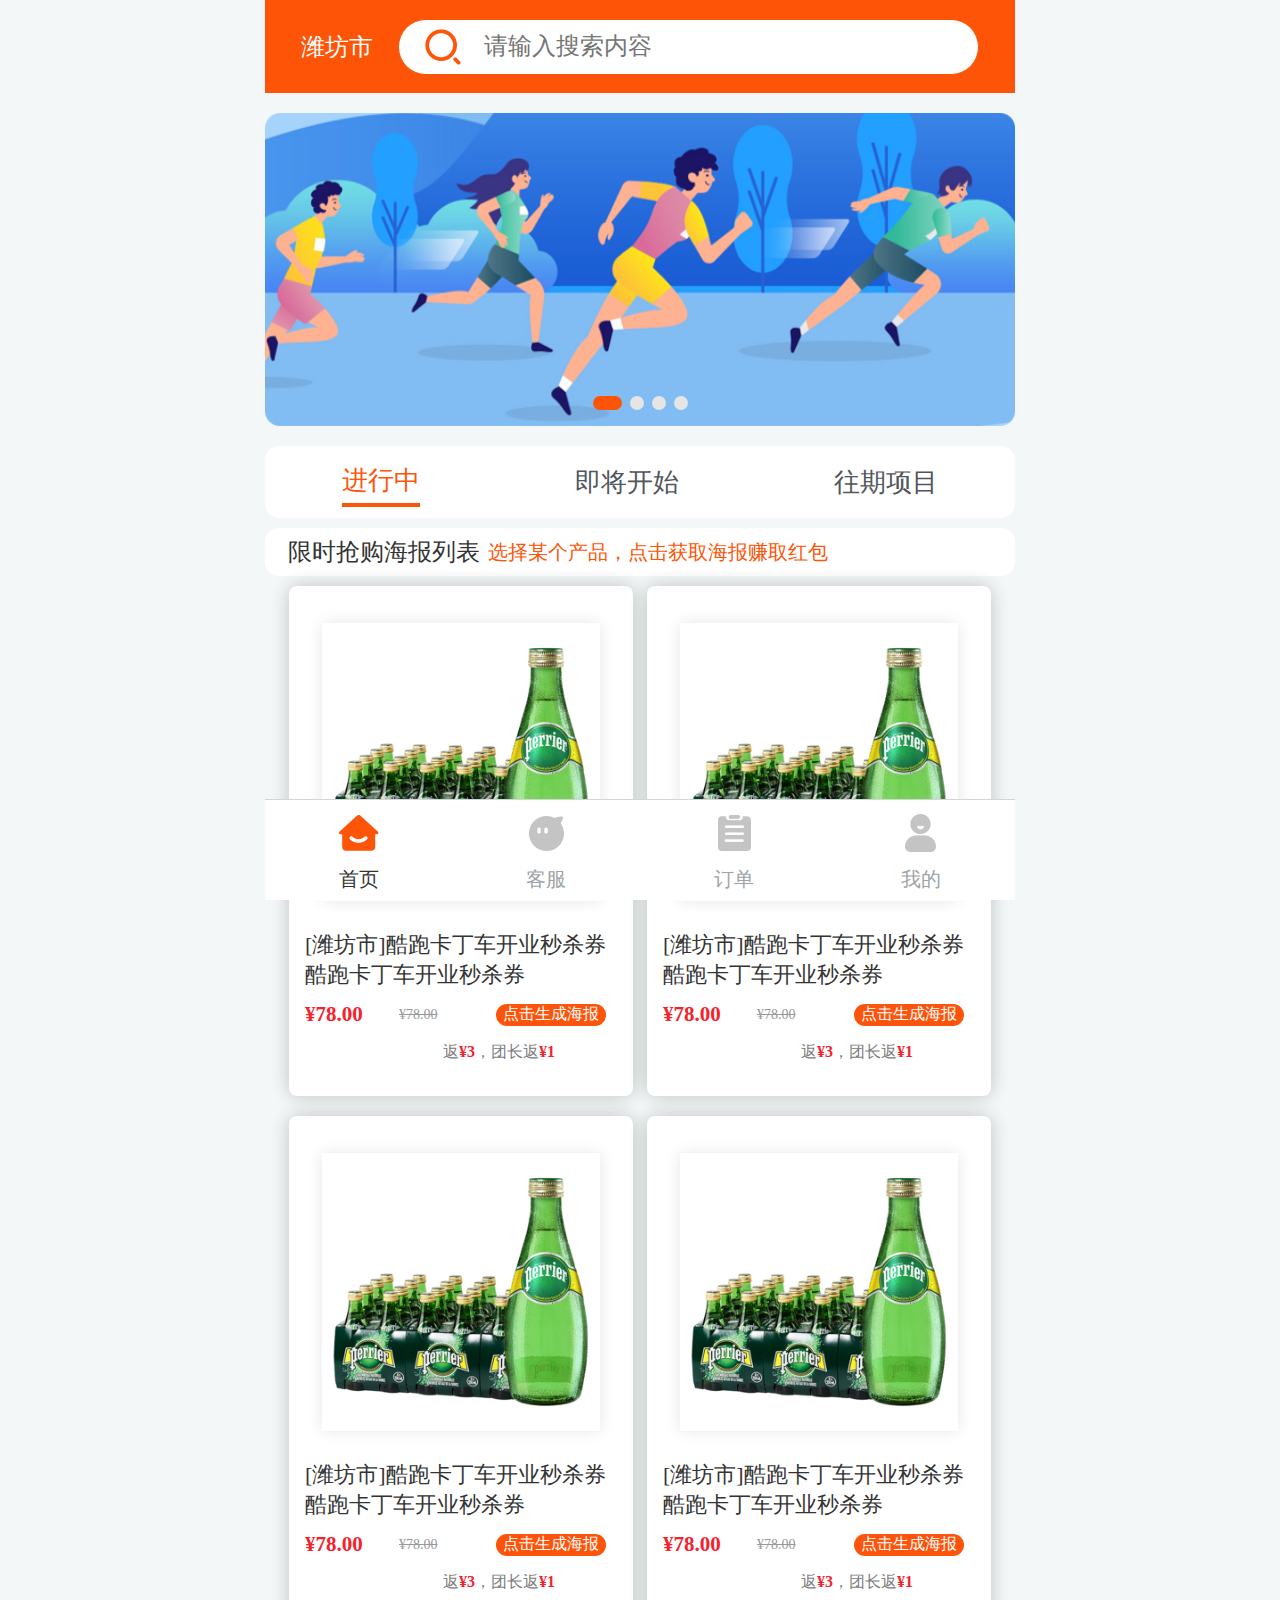
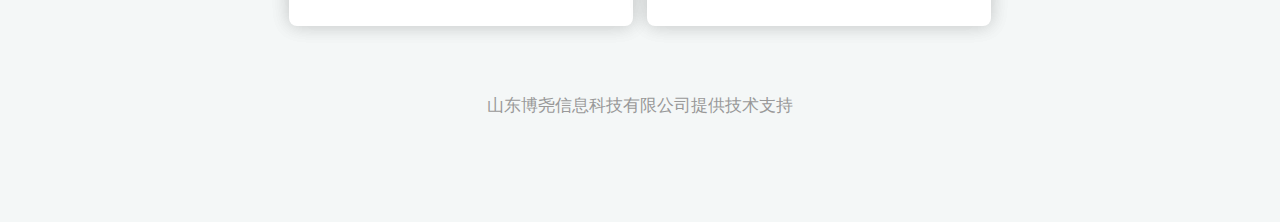
<file: index.html>
<!DOCTYPE html>
<html>
	<head>
		<meta charset="utf-8">
		<link rel="stylesheet" type="text/css" href="./css/animate.min.css" />
		<link rel="stylesheet" type="text/css" href="./css/swiper-bundle.min.css" />
		<link rel="stylesheet" type="text/css" href="./css/style.css" />
		<script src="./js/jquery.min.js"></script>
		<script src="./js/swiper-bundle.min.js"></script>
		<title>万券聚惠限时抢购平台</title>
		<meta name="viewport" content="width=750, user-scalable=no">
				<script type="text/javascript">
					(function() {
						document.addEventListener('DOMContentLoaded', function() {
							var html = document.documentElement;
							var windowWidth = html.clientWidth;
							html.style.fontSize = windowWidth / 7.5 + 'px';
						}, false);
					})();
				</script>
				<style>
				.cityName{
					color: #fff!important;
				}
				.react{
					color: #fff;
				}
				a{
					color: #fff;
				}
				body{
					position: relative;
				}
				.fanjian{
					text-align: end;
				}
				</style>
	</head>
	<body style="padding-bottom: 176px;">
		<!-- 顶部搜索栏 -->
		<div class="topseche">
			<!-- <div class="option">
				<select> 
				  <option value ="1">潍坊市</option> 
				  <option value ="2">济南市</option> 
				  <option value="3">青岛市</option> 
				  <option value="4">烟台市</option> 
				</select> 
			</div> -->
			<a class="cityName" href="#">潍坊市</a>
			<div class="seche">
				<img class="secheimg" src="./img/seach.png" >
				<input type="text" placeholder="请输入搜索内容">
			</div>
		</div>
		<!-- banner轮播 -->
		<div class="banner">
			<div class="swiper-container baswr">
			    <div class="swiper-wrapper">
			        <div class="swiper-slide">
								<img src="img/banner.png" >
							</div>
			        <div class="swiper-slide">
								<img src="img/banner.png" >
							</div>
			        <div class="swiper-slide">
								<img src="img/banner.png" >
							</div>
							<div class="swiper-slide">
								<img src="img/banner.png" >
							</div>
			    </div>
			    <div class="swiper-pagination"></div>
			</div>
		</div>
		<!-- 选项卡 -->
		<div class="listcard">
			<div class="card">进行中</div>
			<div class="card">即将开始</div>
			<div class="card">往期项目</div>
		</div>
		<!-- 列表提示 -->
		<div class="tips">
			限时抢购海报列表<span>选择某个产品，点击获取海报赚取红包</span>
		</div>
		<!-- 抢购列表 -->
		<div class="dataList" style="background-color: #F4F7F7;position: relative;z-index: 5;">
			<ul>
				<li>
					<div class="qgbox">
						<img src="img/shangpin.png" >
					</div>
					<div class="qgtitle">[潍坊市]酷跑卡丁车开业秒杀券
酷跑卡丁车开业秒杀券</div>
					<div class="price">
						<div class="xprice">¥78.00</div>
						<div class="jprice">¥78.00</div>
						<div class="haibao">点击生成海报</div>
					</div>
					<div class="time">
						<div class="shijian">2021.11.16 10:00</div>
						<div class="fanjian">返<span>¥3</span>，团长返<span>¥1</span></div>
					</div>
				</li>
				<li>
					<div class="qgbox">
						<img src="img/shangpin.png" >
					</div>
					<div class="qgtitle">[潍坊市]酷跑卡丁车开业秒杀券
酷跑卡丁车开业秒杀券</div>
					<div class="price">
						<div class="xprice">¥78.00</div>
						<div class="jprice">¥78.00</div>
						<div class="haibao">点击生成海报</div>
					</div>
					<div class="time">
						<div class="shijian">2021.11.16 10:00</div>
						<div class="fanjian">返<span>¥3</span>，团长返<span>¥1</span></div>
					</div>
				</li>
				<li>
					<div class="qgbox">
						<img src="img/shangpin.png" >
					</div>
					<div class="qgtitle">[潍坊市]酷跑卡丁车开业秒杀券
酷跑卡丁车开业秒杀券</div>
					<div class="price">
						<div class="xprice">¥78.00</div>
						<div class="jprice">¥78.00</div>
						<div class="haibao">点击生成海报</div>
					</div>
					<div class="time">
						<div class="shijian">2021.11.16 10:00</div>
						<div class="fanjian">返<span>¥3</span>，团长返<span>¥1</span></div>
					</div>
				</li>
				<li>
									<div class="qgbox">
										<img src="img/shangpin.png" >
									</div>
									<div class="qgtitle">[潍坊市]酷跑卡丁车开业秒杀券
				酷跑卡丁车开业秒杀券</div>
									<div class="price">
										<div class="xprice">¥78.00</div>
										<div class="jprice">¥78.00</div>
										<div class="haibao">点击生成海报</div>
									</div>
									<div class="time">
										<div class="shijian">2021.11.16 10:00</div>
										<div class="fanjian">返<span>¥3</span>，团长返<span>¥1</span></div>
									</div>
								</li>
			</ul>
		</div>
		<div class="waibox" style="position: absolute;bottom: 105px;left: 0;width: 100%;z-index: 0;">
			<a href="http://www.boyaokj.cn" target="_blank" style="color: #999!important; font-size: 17px;text-align: center;    display: flex;justify-content: center;">山东博尧信息科技有限公司提供技术支持</a>
		</div>
		
		
		<!-- 底部导航栏 -->
		<div class="fotbox">
		<div class="footer">
			<div class="fotcn">
				<img src="img/icon1-1.png" />
				<div class="fottit">首页</div>
			</div>
			<div class="fotcn">
				<img src="img/icon2.png" />
				<div class="fottit">客服</div>
			</div>
			<div class="fotcn">
				<img src="img/icon3.png" />
				<div class="fottit">订单</div>
			</div>
			<div class="fotcn">
				<img src="img/icon4.png" />
				<div class="fottit">我的</div>
			</div>
		</div>
		</div>
	</body>
	<script src="./js/main.js"></script>
</html>
</file>
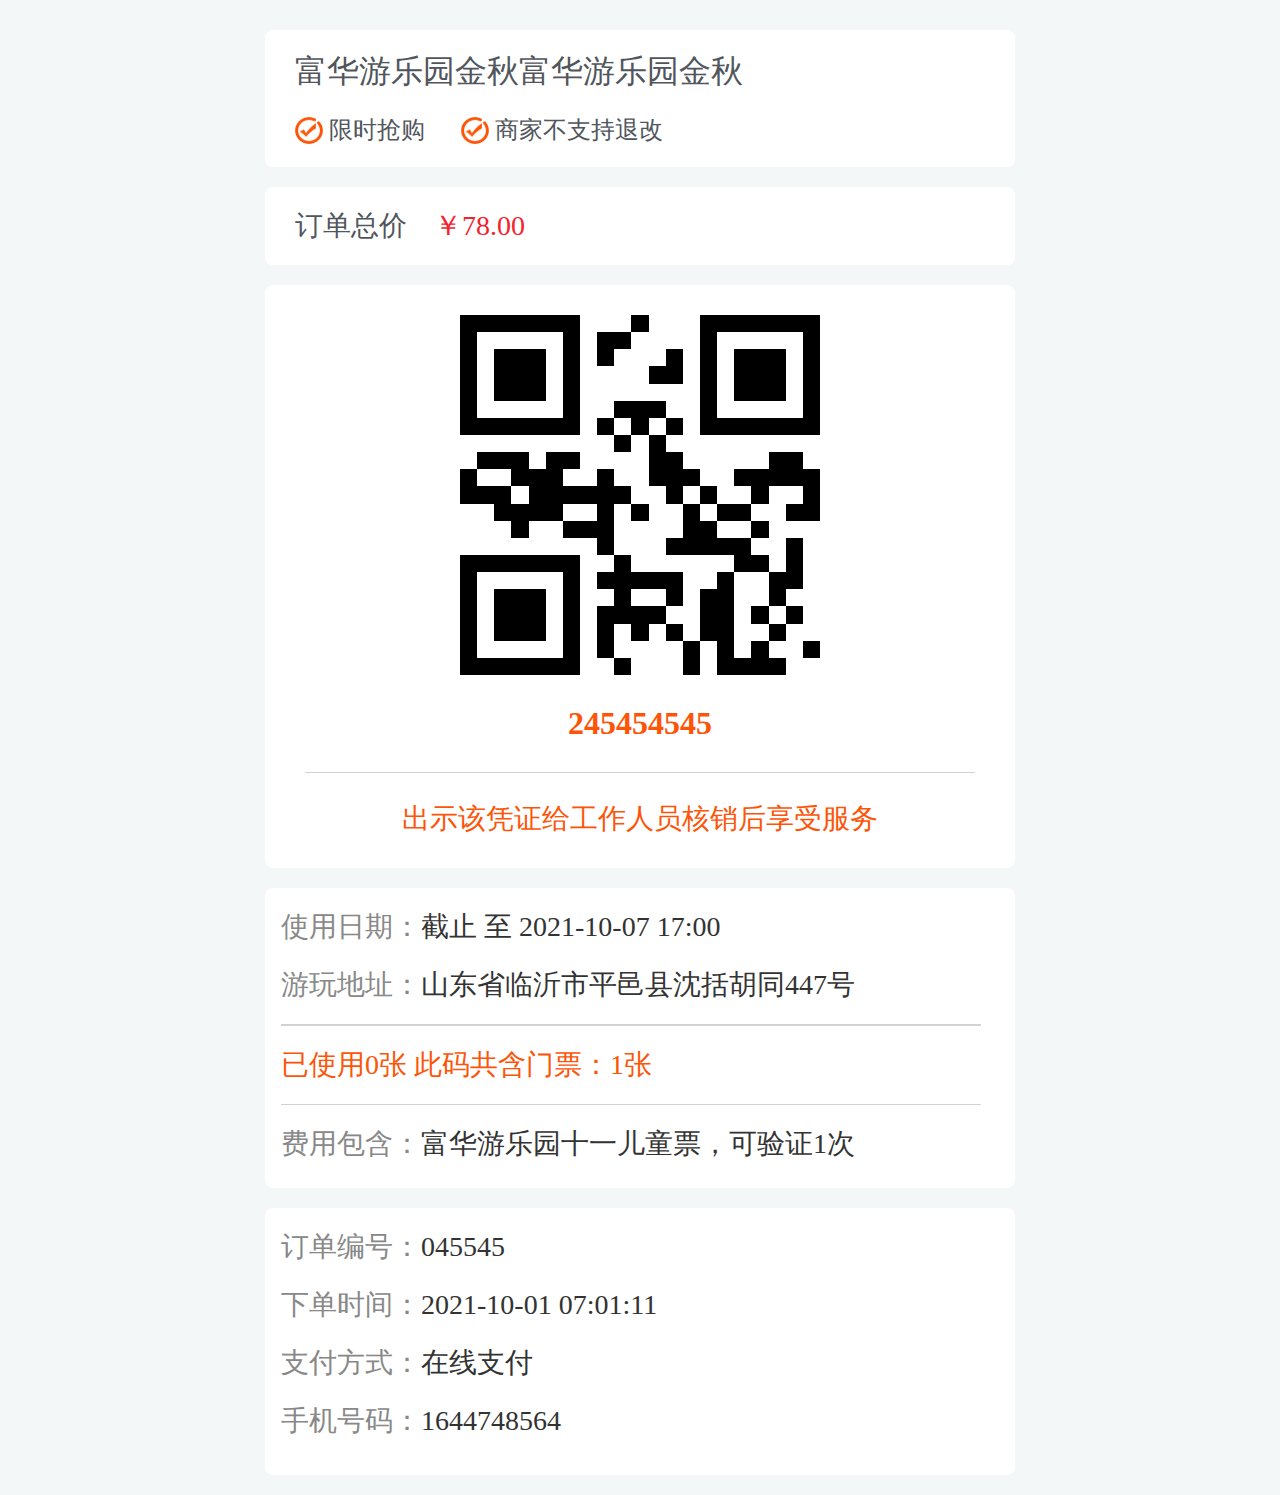
<file: det1.html>
<!DOCTYPE html>
<html>
	<head>
		<meta charset="utf-8">
		<link rel="stylesheet" type="text/css" href="./css/animate.min.css" />
		<link rel="stylesheet" type="text/css" href="./css/swiper-bundle.min.css" />
		<link rel="stylesheet" type="text/css" href="./css/style.css" />
		<script src="./js/jquery.min.js"></script>
		<script src="./js/swiper-bundle.min.js"></script>
		<title>万券聚惠限时抢购平台</title>
		<meta name="viewport" content="width=750, user-scalable=no">
				<script type="text/javascript">
					(function() {
						document.addEventListener('DOMContentLoaded', function() {
							var html = document.documentElement;
							var windowWidth = html.clientWidth;
							html.style.fontSize = windowWidth / 7.5 + 'px';
						}, false);
					})();
				</script>
				<style>
				.det1mk3{
					height: unset;
				}
				.hui{
					width: 700px;
				}
				</style>
	</head>
	<body>
		<div class="det1mk1">
			<div class="det1mk1top">富华游乐园金秋富华游乐园金秋</div>
			<div class="det1mk1bot">
				<div class="det1mk1fen">
					<img src="img/yes.png" />
					<div>限时抢购</div>
				</div>
				<div class="det1mk1fen">
					<img src="img/yes.png" />
					<div>商家不支持退改</div>
				</div>
			</div>
		</div>
		<div class="det1mk2">
			订单总价<span>￥78.00</span>
		</div>
		<div class="ewmbox">
			<div id="qrcode"></div>
			<div class="numbercode">245454545</div>
			<div class="hui2"></div>
			<div class="codedet">出示该凭证给工作人员核销后享受服务</div>
		</div>
		<div class="det1mk3">
			<div class="jiezhi">
				使用日期：<span>截止 至 2021-10-07 17:00</span>
			</div>
			<div class="jiezhi">
				游玩地址：<span>山东省临沂市平邑县沈括胡同447号</span>
			</div>
			<div class="hui"></div>
			<!-- <div class="pingzheng">
				<div class="pzleft">
					<div class="pztit">入园凭证(<span>截图保存以防收不到短信</span>)</div>
					<div class="haoma">245454545</div>
				</div>
				<div class="pzright">
					<div id="qrcode"></div>
				</div>
			</div> -->
			<div class="hui"></div>
			<div class="shengu">
				已使用0张 此码共含门票：1张
			</div>
			<div class="hui"></div>
			<div class="jiezhi feiy">
				费用包含：<span>富华游乐园十一儿童票，可验证1次</span>
			</div>
		</div>
		<div class="det1mk4">
			<div class="jiezhi">
				订单编号：<span>045545</span>
			</div>
			<div class="jiezhi">
				下单时间：<span>2021-10-01 07:01:11</span>
			</div>
			<div class="jiezhi">
				支付方式：<span>在线支付</span>
			</div>
			<div class="jiezhi">
				手机号码：<span>1644748564</span>
			</div>
		</div>
	</body>
	<script src="./js/main.js"></script>
	<script src="js/jquery.qrcode.min.js"></script>
</html>
</file>
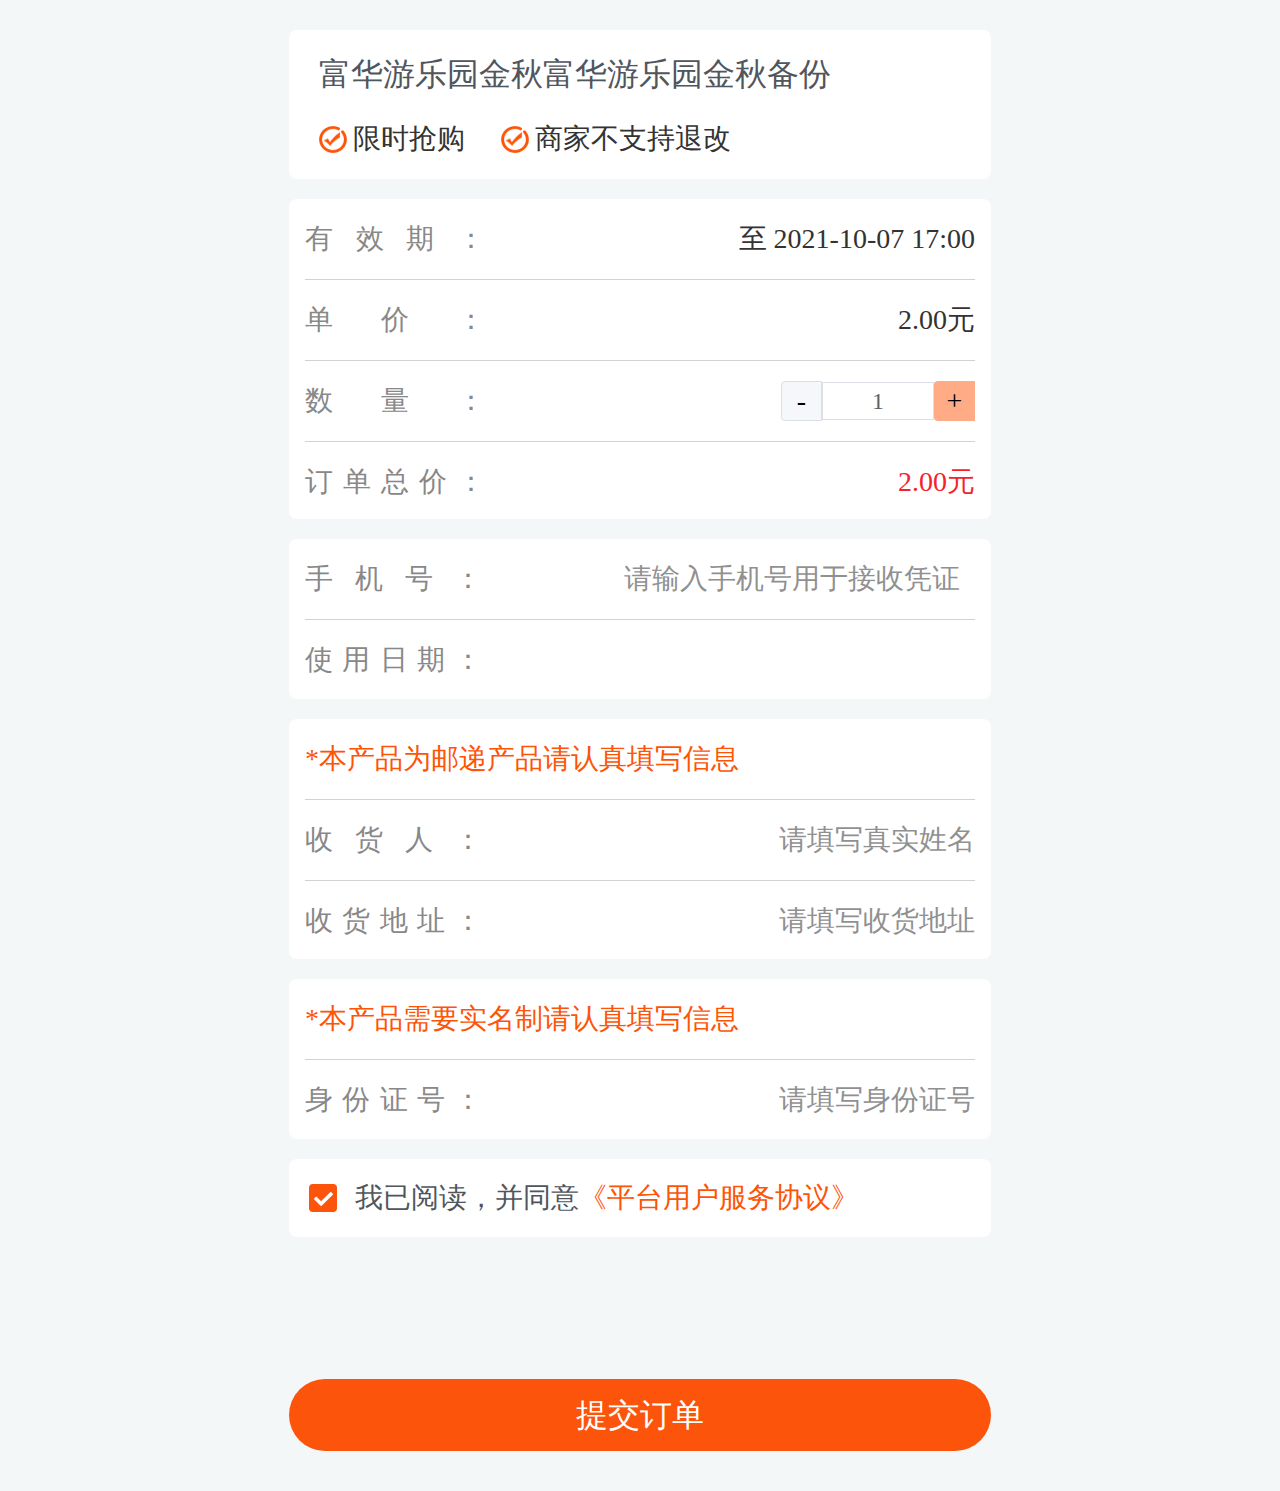
<file: det3.html>
<!DOCTYPE html>
<html>
	<head>
		<meta charset="utf-8">
		<link rel="stylesheet" type="text/css" href="./css/animate.min.css" />
		<link rel="stylesheet" type="text/css" href="./css/swiper-bundle.min.css" />
		<link rel="stylesheet" type="text/css" href="./css/style.css" />
		<link rel="stylesheet" type="text/css" href="./css/xiangxi.css" />
		<script src="./js/jquery.min.js"></script>
		<script src="./js/swiper-bundle.min.js"></script>
		<link rel="stylesheet" href="./css/jquery-ui.css">
		<script src="./js/jquery-ui.js"></script>
		<title>提交订单</title>
		<meta name="viewport" content="width=750, user-scalable=no">
				<script type="text/javascript">
					(function() {
						document.addEventListener('DOMContentLoaded', function() {
							var html = document.documentElement;
							var windowWidth = html.clientWidth;
							html.style.fontSize = windowWidth / 7.5 + 'px';
						}, false);
					})();
					$( function() {
						$.datepicker.regional["zh-CN"] = { closeText: "关闭", prevText: "&#x3c;上月", nextText: "下月&#x3e;", currentText: "今天", monthNames: ["一月", "二月", "三月", "四月", "五月", "六月", "七月", "八月", "九月", "十月", "十一月", "十二月"], monthNamesShort: ["一", "二", "三", "四", "五", "六", "七", "八", "九", "十", "十一", "十二"], dayNames: ["星期日", "星期一", "星期二", "星期三", "星期四", "星期五", "星期六"], dayNamesShort: ["周日", "周一", "周二", "周三", "周四", "周五", "周六"], dayNamesMin: ["日", "一", "二", "三", "四", "五", "六"], weekHeader: "周", dateFormat: "yy-mm-dd", firstDay: 1, isRTL: !1, showMonthAfterYear: !0, yearSuffix: "年" }
							$.datepicker.setDefaults($.datepicker.regional["zh-CN"]);
							var datePicker = $("#ctl00_BodyMain_txtDate").datepicker({
									showOtherMonths: true,
									selectOtherMonths: true
							});
							let date = new Date
					    $( "#datepicker" ).datepicker({
								 minDate: new Date(date.getFullYear(),date.getMonth(),date.getDate()+1)
							});
					  } );
				</script>
				<style>
				body{
					background: #F4F7F7;
				}
				</style>
	</head>
	<body>
		<div class="showbox">
			<div class="titmk1">
				<div class="mk1tit">富华游乐园金秋富华游乐园金秋备份</div>
				<div class="mk1fex">
					<div class="mk1left">
						<img src="img/yes.png" />
						<div>限时抢购</div>
					</div>
					<div class="mk1left">
						<img src="img/yes.png" />
						<div>商家不支持退改</div>
					</div>
				</div>
			</div>
			<div class="ddmk2">
				<ul>
					<li>
						<div class="ddmk2left">有效期：</div>
						<div class="ddmk2right">至 2021-10-07 17:00</div>
					</li>
					<li>
						<div class="ddmk2left">单价：</div>
						<div class="ddmk2right">2.00元</div>
					</li>
					<li>
						<div class="ddmk2left">数量：</div>
						<div class="ddmk2shuliang">
							<button id="red">-</button>
							<div id="num">1</div>
							<button id="add">+</button>
						</div>
					</li>
					<li>
						<div class="ddmk2left">订单总价：</div>
						<div class="ddmk2right reddmk2right">2.00元</div>
					</li>
				</ul>
			</div>
			<div class="ddmk2 ddmk3">
				<ul>
					<li>
						<div class="ddmk2left">手机号：</div>
						<input type="number" maxlength="11" placeholder="请输入手机号用于接收凭证" />
					</li>
					<li>
						<div class="ddmk2left">使用日期：</div>
						<!-- <input type="date" value="请选择时间" min="2015-09-16" max="2025-09-26"/> -->
						<input type="text" id="datepicker">
					</li>
				</ul>
			</div>
			<div class="ddmk2 ddmk3 ddmk4">
				<ul>
					<li>
						<div class="ddmk2tit">*本产品为邮递产品请认真填写信息</div>
					</li>
					<li>
						<div class="ddmk2left">收货人：</div>
						<input type="text" placeholder="请填写真实姓名" />
					</li>
					<li>
						<div class="ddmk2left">收货地址：</div>
						<input type="text" placeholder="请填写收货地址" />
					</li>
				</ul>
			</div>
			<div class="ddmk2 ddmk3 ddmk5">
				<ul>
					<li>
						<div class="ddmk2tit">*本产品需要实名制请认真填写信息</div>
					</li>
					<li>
						<div class="ddmk2left">身份证号：</div>
						<input type="text" maxlength="18" placeholder="请填写身份证号" />
					</li>
				</ul>
			</div>
			<div class="ddxieyi">
				<img class="show" src="img/showimg1.png" >
				<img class="show1" src="img/showimg1_1.png" >
				<div>我已阅读，并同意<a href="#">《平台用户服务协议》</a></div>
			</div>
			<a class="ddbtn">提交订单</a>
		</div>
	</body>
	<script src="./js/main.js"></script>
</html>
</file>
<file: css/style.css>
*{
	padding: 0;
	margin: 0;
	border: none;
	text-decoration: none;
	list-style: none;
	font-family: SimHei;
}
img{
	display: block;
	width: 100%;
}
a{cursor: pointer;color: #fff!important;}
body{
	max-width: 750px;
	margin: 0 auto;
	font-size:24px;
	background: #F4F7F7;
	}
/* 首页 */
.topseche{
	width: 750px;
	height: 93px;
	background: #FD5407;
	display: flex;
	align-items: center;
	justify-content: space-around;
	padding: 0 24px 0 24px;
	box-sizing: border-box;
}
.option select{
	height: 40px;
	width: 120px;
	background: #FD5407;
	font-size: 28px;
	font-family: PingFangSC-Regular, PingFang SC;
	font-weight: 400;
	color: #FFFFFF;
	 appearance: none;
	-moz-appearance: none;
	-webkit-appearance: none;
	background: url(../img/tabimg.png) 86px
center no-repeat;
	background-size: 30px;
	border: 0;
	outline: none;
}
.seche{
	position: relative;
}
.secheimg{
	position: absolute;
	width: 36px;
	height: 36px;
	top: 10px;
	left: 27px;
}
.seche input{
	width: 581px;
	height: 56px;
	background: #FFFFFF;
	border-radius: 33px;
	border: 1px
solid #FC5505;
	padding: 0 20px 0 85px;
	box-sizing: border-box;
	font-size: 24px;
	font-family: PingFangSC-Regular, PingFang SC;
	font-weight: 400;
	color: #333;
}
.swiper-pagination-bullet{
	width: 14px;
	height: 14px;
	background: #E5E5E5;
	opacity: 1!important;
}
.swiper-pagination-bullet-active{
	width: 29px;
	height: 14px;
	background: #FD5407;
	border-radius: 7px;
}
.banner{
	width: 750px;
	margin: auto;
	padding-top: 20px;
	margin-bottom: 20px;
}
.listcard{
	width: 750px;
	height: 72px;
	background: #FFFFFF;
	border-radius: 14px;
	margin: auto;
	margin-bottom: 10px;
	display: flex;
	align-items: center;
	justify-content: space-around;
}
.card{
	height: 46px;
	/* width: 105px; */
	display: flex;
	align-items: center;
	justify-content: center;
	font-size: 26px;
	font-family: PingFangSC-Regular, PingFang SC;
	font-weight: 400;
	color: #51565D;
}
.card:nth-child(1){
	color: #FD550C;
	border-bottom: 4px solid #FC5507;
}
.banner img{
	width: 100%;
}
.tips{
	width: 750px;
	height: 48px;
	background: #FFFFFF;
	border-radius: 14px;
	margin: auto;
	display: flex;
	align-items: center;
	padding-left: 23px;
	font-size: 24px;
	font-family: PingFangSC-Regular, PingFang SC;
	font-weight: 400;
	color: #333333;
	box-sizing: border-box;
	margin-bottom: 10px;
}
.tips span{
	font-size: 20px;
	font-family: PingFangSC-Regular, PingFang SC;
	font-weight: 400;
	color: #FC5505;
	margin-left: 8px;
}
.dataList ul{
	display: flex;
	flex-wrap: wrap;
	justify-content: space-between;
}
.dataList ul li{
	width: 344px;
	height: 510px;
	background: #FFFFFF;
	box-shadow: 0px 0px 19px 0px rgba(0, 0, 0, 0.11), 0px 0px 19px 0px rgba(0, 0, 0, 0.11);
	border-radius: 8px;
	padding: 0 16px 0 16px;
	box-sizing: border-box;
	margin-bottom: 20px;
}
.qgbox img{
	width: 312px;
	height: 312px;
	margin: auto;
	display: block;
	margin-bottom: 12px;
	padding-top: 20px;
}
.qgtitle{
	width: 304px;
	font-size: 22px;
	font-family: PingFangSC-Regular, PingFang SC;
	font-weight: 400;
	color: #333333;
	line-height: 30px;
	margin-bottom: 12px;
}
.price{
	display: flex;
	align-items: center;
	margin-bottom: 15px;
}
.xprice{
	font-size: 21px;
	font-family: PingFangSC-Medium, PingFang SC;
	font-weight: 700;
	color: #F5222D;
	width: 94px;
}
.jprice{
	font-size: 14px;
	font-family: PingFangSC-Regular, PingFang SC;
	font-weight: 400;
	color: #999999;
	text-decoration:line-through;
	width: 62px;
}
/* .jprice::after{
	border-bottom: 2px solid #FD540B;
	transform: rotate(45deg);
} */
.haibao{
	width: 110px;
	height: 22px;
	background: #FD540B;
	border-radius: 11px;
	font-size: 16px;
	font-family: PingFangSC-Regular, PingFang SC;
	font-weight: 400;
	color: #FFFFFF;
	display: flex;
	align-items: center;
	justify-content: center;
	text-align: center;
	margin-left: 35px;
}
.dataList{
	width: 702px;
	margin: auto;
}
.shijian{
	font-size: 16px;
	font-family: PingFangSC-Regular, PingFang SC;
	font-weight: 400;
	color: #7C7C7C;
	width: 200px;
	overflow: hidden;
	white-space: nowrap;
	text-overflow: ellipsis;
	text-align: end;
	display: none;
}
.fanjian{
	font-size: 16px;
	font-family: PingFangSC-Regular, PingFang SC;
	font-weight: 400;
	color: #7C7C7C;
	width: 250px;
	overflow: hidden;
	white-space: nowrap;
	text-overflow: ellipsis;
	text-align: start;
}
.fanjian span{
	color: #F5222D;
	font-weight: bold;
}
.time{
	display: flex;
	align-items: center;
	justify-content: space-between;
}
.fotbox{
	position: fixed;
	bottom: 0;
	left: 0;
	width: 100%;
	z-index: 10;
}
.footer{
	width: 750px;
	height: 100px;
	background: #FFFFFF;
	border-top: 1px solid #D5D5D5;
	display: flex;
	justify-content: space-around;
	margin: auto;
}
.fotcn img{
	width: 66px;
	height: 66px;
}
.fottit{
	font-size: 20px;
	font-family: PingFangSC-Medium, PingFang SC;
	font-weight: 500;
	color: #9EA3A7;
	text-align: center;
}
.fotcn:nth-child(1) .fottit{
	color: #333;
}

/* 详情页面1 */
.det1mk1{
	width: 750px;
	height: 137px;
	background: #FFFFFF;
	border-radius: 8px;
	margin: auto;
	padding: 20px 30px;
	box-sizing: border-box;
	margin-top: 30px;
}
.det1mk1top{
	font-size: 32px;
	font-family: PingFangSC-Medium, PingFang SC;
	font-weight: 500;
	color: #51565D;
	margin-bottom: 20px;
}
.det1mk1fen{
	display: flex;
	align-items: center;
	margin-right: 36px;
}
.det1mk1fen img{
	width: 28px;
	height: 28px;
	margin-right: 6px;
}
.det1mk1fen div{
	font-size: 24px;
	font-family: PingFangSC-Regular, PingFang SC;
	font-weight: 400;
	color: #51565D;
}
.det1mk1bot{
	display: flex;
	align-items: center;
}
.det1mk2{
	width: 750px;
	height: 78px;
	background: #FFFFFF;
	border-radius: 8px;
	margin: 20px auto;
	font-size: 28px;
	font-family: PingFangSC-Medium, PingFang SC;
	font-weight: 500;
	color: #51565D;
	display: flex;
	align-items: center;
	padding-left: 30px;
	box-sizing: border-box;
}
.det1mk2 span{
	color: #F5222D;
	margin-left: 27px;
}
.det1mk3{
	width: 750px;
	height: 500px;
	background: #FFFFFF;
	border-radius: 8px;
	margin: auto;
	margin-bottom: 20px;
	padding: 20px 16px 25px 16px;
	box-sizing: border-box;
}
.jiezhi{
	font-size: 28px;
	font-family: PingFangSC-Regular, PingFang SC;
	font-weight: 400;
	color: #888888;
	display: flex;
	align-items: center;
	margin-bottom: 20px;
}
.feiy{
	font-size: 28px;
	font-family: PingFangSC-Regular, PingFang SC;
	font-weight: 400;
	color: #888888;
	display: flex;
	align-items: center;
	padding-top: 20px;
	margin-bottom: 0;
}
.jiezhi span{
	color: #333;
}
.hui{
	width: 670px;
	height: 1px;
	background-color: #D2D2D2;
}
.pingzheng{
	padding: 10px 0;
	box-sizing: border-box;
	display: flex;
	align-items: center;
	justify-content: space-between;
}
.pztit{
	margin-bottom: 20px;
	font-size: 26px;
	font-family: PingFangSC-Regular, PingFang SC;
	font-weight: 400;
	color: #333333;
}
.pztit span{
	color: #FD5407;
}
.haoma{
	font-size: 70px;
	font-family: DINCondensed-Bold, DINCondensed;
	font-weight: bold;
	color: #333333;
	letter-spacing: 1px;
}
.pzright img{
	width: 172px;
	height: 172px;
}
.shengu{
	font-size: 28px;
	font-family: PingFangSC-Regular, PingFang SC;
	font-weight: 400;
	color: #FD5407;
	padding: 20px 0;
	box-sizing: border-box;
}
.det1mk4{
	width: 750px;
	height: 267px;
	background: #FFFFFF;
	border-radius: 8px;
	margin: 20px auto;
	padding: 20px 16px 7px 16px;
	box-sizing: border-box;
}

/* 详情页2 */
.det2mk1{
	width: 750px;
	background: #FFFFFF;
	border-radius: 8px;
	padding: 20px 16px 0 16px;
	box-sizing: border-box;
	margin: auto;
	margin-top: 30px;
	margin-bottom: 20px;
}
.banner2{
	width: 670px;
	border-radius: 8px;
	margin: auto;
}
.banner2 img{
	width: 100%;
	border-radius: 8px;
}
.det2tit{
	display: flex;
	align-items: center;
	justify-content: space-between;
	padding: 20px 20px 10px 20px;
	box-sizing: border-box;
}
.det2left{
	font-size: 36px;
	font-family: PingFangSC-Regular, PingFang SC;
	font-weight: 700;
	color: #51565D;
}
.det2right{
	display: flex;
	align-items: center;
}
.det2right img{
	width: 19px;
	height: 22px;
	margin-right: 6px;
}
.det2right div{
	font-size: 28px;
	font-family: PingFangSC-Regular, PingFang SC;
	font-weight: 400;
	color: #5D6168;
	white-space: nowrap;
}
.det2right span{
	color: #F5222D;
}
.det2price{
	display: flex;
	align-items: center;
	justify-content: space-between;
	/* padding-bottom: 12px; */
	padding: 0 20px 12px 20px;
}
.det2picleft{
	display: flex;
	align-items: flex-end!important;
	font-size: 38px;
	font-family: PingFangSC-Medium, PingFang SC;
	font-weight: 500;
	color: #F5222D;
}
.det2picleft span{
	font-size: 21px;
	font-family: PingFangSC-Regular, PingFang SC;
	font-weight: 400;
	color: #999999;
	text-decoration:line-through;
	margin-left: 20px;
}
.det2picright{
	display: flex;
	font-size: 21px;
	font-family: PingFangSC-Medium, PingFang SC;
	font-weight: 500;
	color: #F5222D;
	align-items: center;
}
.det2picright span{
	font-size: 29px;
}
.hui2{
	width: 670px;
	height: 1px;
	background-color: #D2D2D2;
}
.det2sanc{
	display: flex;
	padding-top: 14px;
	align-items: center;
	/* padding-bottom: 20px; */
	padding: 0 20px 20px 20px;
}
.det2qiy{
	display: flex;
	align-items: center;
	margin-right: 36px;
}
.det2qiy img{
	width: 28px;
	height: 28px;
}
.det2qiy div{
	font-size: 28px;
	font-family: PingFangSC-Regular, PingFang SC;
	font-weight: 400;
	color: #51565D;
	margin-left: 6px;
}
.det2mk2{
	display: flex;
	align-items: center;
	width: 750px;
	height: 72px;
	background: #FFFFFF;
	border-radius: 14px;
	margin: auto;
	margin-bottom: 20px;
	padding: 0 25px 0 29px;
	box-sizing: border-box;
	justify-content: space-between;
}
.det2mk2left{
	display: flex;
	align-items: center;
}
.det2mk2left img{
	width: 32px;
	height: 32px;
}
.det2mk2left div{
	font-size: 30px;
	font-family: PingFangSC-Regular, PingFang SC;
	font-weight: 400;
	color: #51565D;
}
.det2mk2right{
	width: 104px;
	height: 36px;
	background: #FD540B;
	border-radius: 20px;
	font-size: 30px;
	font-family: PingFangSC-Regular, PingFang SC;
	font-weight: 400;
	color: #FFFFFF;
	display: flex;
	align-items: center;
	justify-content: center;
}
.det2mk3{
	width: 750px;
	background: #FFFFFF;
	border-radius: 8px;
	padding: 16px;
	box-sizing: border-box;
	margin: auto;
}
.tuijiantit{
	font-size: 32px;
	font-family: PingFangSC-Medium, PingFang SC;
	font-weight: bold;
	color: #51565D;
	margin-bottom: 16px;
	padding-left: 25px;
}
.hui3{
	width: 670px;
	height: 1px;
	margin: auto;
	background-color: #999999;
}
.tjlist{
	display: flex;
	align-items: center;
	justify-content: space-around;
	padding: 10px 20px 10px 20px;
}
.tjlistleft img{
	width: 127px;
	height: 127px;
	border-radius: 14px;
}
.tjlistright{
	width: 520px;
}
.tjname{
	height: 74px;
	font-size: 28px;
	font-family: PingFangSC-Regular, PingFang SC;
	font-weight: 400;
	color: #51565D;
	line-height: 37px;
	word-break: break-all;
	text-overflow: ellipsis;
	overflow: hidden;
	display: -webkit-box;
	-webkit-line-clamp: 2;
	-webkit-box-orient: vertical;
}
.tjprice{
	display: flex;
	align-items: center;
	justify-content: space-between;
}
.tjpriceleft{
	font-size: 23px;
	font-family: PingFangSC-Medium, PingFang SC;
	font-weight: 500;
	color: #F5222D;
	display: flex;
	align-items: center;
}
.tjpriceleft span{
	font-size: 18px;
	font-family: PingFangSC-Regular, PingFang SC;
	font-weight: 400;
	color: #999999;
	text-decoration:line-through;
	margin-left: 16px;
}
.tjpriceright{
	width: 104px;
	height: 36px;
	background: #FD540B;
	border-radius: 20px;
	font-size: 24px;
	font-family: PingFangSC-Regular, PingFang SC;
	font-weight: 400;
	color: #FFFFFF;
	display: flex;
	align-items: center;
	justify-content: center;
}
.det2mk4{
	width: 750px;
	background: #FFFFFF;
	border-radius: 8px;
	padding: 16px;
	box-sizing: border-box;
	margin: auto;
	margin-top: 20px;
	padding-bottom: 29px;
	margin-bottom: 20px;
}
.itemdet{
	display: flex;
	align-items: center;
	justify-content: space-between;
	margin-bottom: 16px;
}
.itemdetleft{
	font-size: 30px;
	font-family: PingFangSC-Medium, PingFang SC;
	font-weight: 500;
	color: #51565D;
}
.itemdetright{
	font-size: 22px;
	font-family: PingFangSC-Regular, PingFang SC;
	font-weight: 400;
	color: #51565D;
}
.itemdetright span{
	color: #FD540B;
}
.itemcont{
	font-size: 26px;
	font-family: PingFangSC-Regular, PingFang SC;
	font-weight: 400;
	color: #51565D;
	padding-top: 20px;
	line-height: 37px;
}
.qianggou{
	display: flex;
	align-items: center;
	justify-content: space-between;
	width: 750px;
	height: 108px;
	padding: 0 10px 0 40px;
	box-sizing: border-box;
	background-color: #fff;
	margin: auto;
}
.qianggleft div{
	font-size: 26px;
	font-family: PingFangSC-Regular, PingFang SC;
	font-weight: 400;
	color: #333333;
	line-height: 36px;
}
.qianggleft span{
	color: #FD540B;
}
.qianggright{
	width: 210px;
	height: 72px;
	background: #FD540B;
	border-radius: 40px;
	font-size: 32px;
	font-family: PingFangSC-Regular, PingFang SC;
	font-weight: 400;
	color: #FFFFFF!important;
	display: flex;
	align-items: center;
	justify-content: center;
}
.idtit{
	font-size: 26px;
	font-weight: 500;
	color: #FD540B;
}
.itmk1 p{
	margin-top: 16px;
}
.itmk1tit{
	margin-top: 31px;
	font-size: 26px;
	font-weight: 500;
	color: #FD540B;
}
.itmk1 img{
	width: 224px;
	height: 224px;
	margin-top: 24px;
}
.itmk2tit{
	margin-top: 25px;
	font-size: 26px;
	font-weight: 500;
	color: #FD540B;
	margin-bottom: 16px;
}
.itmk2 p{
	font-size: 26px;
}
#sz{
	display: none;
}
.cityName{
	color: #fff!important;
}
.react{
	color: #fff;
}

/* 提交订单页面 */
.showbox{
	width: 750px;
	margin: auto;
	padding-top: 30px;
	background: #F4F7F7;
	padding-bottom: 40px;
}
.titmk1{
	width: 702px;
	/* height: 137px; */
	background: #FFFFFF;
	border-radius: 8px;
	margin: auto;
	padding: 20px 0 19px 30px;
	box-sizing: border-box;
	margin-bottom: 20px;
}
.mk1left img{
	width: 28px;
	height: 28px;
	margin-right: 6px;
}
.mk1tit{
	font-size: 32px;
	font-family: PingFangSC-Medium, PingFang SC;
	font-weight: 500;
	color: #51565D;
	margin-bottom: 20px;
}
.mk1left{
	display: flex;
	align-items: center;
	margin-right: 36px;
}
.mk1fex{
	display: flex;
	align-items: center;
}
.ddmk2{
	width: 702px;
	height: 320px;
	background: #FFFFFF;
	border-radius: 8px;
	margin: auto;
	margin-bottom: 20px;
}
.ddmk2 ul li{
	width: 670px;
	height: 80px;
	margin: auto;
	display: flex;
	align-items: center;
	justify-content: space-between;
	border-bottom: 1px solid #D2D2D2;
}
.ddmk2 ul li:last-child{
	border: 0px;
}
.ddmk2 ul li .ddmk2left{
	width: 180px;
	font-size: 28px;
	font-family: PingFangSC-Regular, PingFang SC;
	font-weight: 400;
	color: #888888;
	text-align-last: justify;
}
.ddmk2right{
	font-size: 28px;
	font-family: PingFangSC-Regular, PingFang SC;
	font-weight: 400;
	color: #333333;
}
.reddmk2right{
	color: #F5222D;
}
.ddmk2shuliang{
	display: flex;
	align-items: center;
}
.ddmk2shuliang button:first-child{
	width: 41px;
	height: 40px;
	background: #F5F7FA;
	border-radius: 4px 0px 0px 4px;
	border: 1px solid #DCDFE6;
	display: flex;
	align-items: center;
	justify-content: center;
}
.ddmk2shuliang button:last-child{
	width: 41px;
	height: 40px;
	background: #FFAC86;
	border-radius: 4px 0px 0px 4px;
	display: flex;
	align-items: center;
	justify-content: center;
}
#num{
	width: 110px;
	background-color: #fff;
	font-size: 24px;
	font-family: PingFangSC-Regular, PingFang SC;
	font-weight: 400;
	color: #606266;
	display: flex;
	align-items: center;
	justify-content: center;
	border: 1px solid #DCDFE6;
}
.ddmk3{
	width: 702px;
	height: 160px;
	background: #FFFFFF;
	border-radius: 8px;
	margin: auto;
	margin-bottom: 20px;
}
.ddmk3 ul li input{
	width: 500px;
	font-size: 28px;
	font-family: PingFangSC-Regular, PingFang SC;
	font-weight: 400;
	color: #333333;
	text-align: end;
	outline: none;
}
.ddmk2tit{
	font-size: 28px;
	font-family: PingFangSC-Regular, PingFang SC;
	font-weight: 400;
	color: #FD5407;
}
.ddmk4{
	width: 702px;
	height: 240px;
	background: #FFFFFF;
	border-radius: 8px;
	margin: auto;
	margin-bottom: 20px;
}
.show1{
	display: none;
}
.ddxieyi{
	display: flex;
	align-items: center;
	padding-left: 20px;
	box-sizing: border-box;
	width: 702px;
	height: 78px;
	background: #FFFFFF;
	border-radius: 8px;
	margin: auto;
	margin-bottom: 142px;
}
.ddxieyi img{
	width: 28px;
	height: 28px;
	margin-right: 18px;
}
.ddxieyi div{
	font-size: 28px;
	font-family: PingFangSC-Regular, PingFang SC;
	font-weight: 400;
	color: #51565D;
	display: flex;
	align-items: center;
}
.ddxieyi a{
	color: #FD5407!important;
}
.ddbtn{
	width: 702px;
	height: 72px;
	background: #FD540B;
	border-radius: 40px;
	font-size: 32px;
	font-family: PingFangSC-Regular, PingFang SC;
	font-weight: 400;
	color: #FFFFFF;
	margin: auto;
	display: flex;
	align-items: center;
	justify-content: center;
}


/* 我的订单 */
.dingtit{
	width: 750px;
	height: 120px;
	margin: auto;
	font-size: 36px;
	color: #fff;
	display: flex;
	align-items: center;
	justify-content: center;
	background: #FD5407;
	margin-bottom: 30px;
}

.dingbox ul li a{
	width: 702px;
	/* height: 196px; */
	background: #FFFFFF;
	border-radius: 14px;
	padding: 20px;
	box-sizing: border-box;
	margin: auto;
	margin-bottom: 20px;
	display: flex;
	align-items: center;
	justify-content: space-between;
}
.dinglileft img{
	width: 158px;
	height: 158px;
}
.dingceng2{
	margin-bottom: 12px;
}
.dingceng1{
	margin-bottom: 24px;
}
.dingceng1,.dingceng2{
	display: flex;
	align-items: center;
	justify-content: space-between;
}
.dingceng1left{
	max-width: 350px;
	font-size: 30px;
	font-family: PingFangSC-Regular, PingFang SC;
	font-weight: 400;
	color: #333333;
}
.dingceng1right{
	font-size: 26px;
	font-family: PingFangSC-Regular, PingFang SC;
	font-weight: 400;
	color: #FD5407;
}
.dingceng1right2{
	font-size: 26px;
	font-family: PingFangSC-Regular, PingFang SC;
	font-weight: 400;
	color: #666666;
}
.dingceng1right3{
	font-size: 26px;
	font-family: PingFangSC-Regular, PingFang SC;
	font-weight: 400;
	color: #FD0707;
}
.dingceng2{
	font-size: 24px;
	font-family: PingFangSC-Regular, PingFang SC;
	font-weight: 400;
	color: #7C7C7C;
}
.dingceng3{
	font-size: 33px;
	font-family: PingFangSC-Medium, PingFang SC;
	font-weight: 500;
	color: #DEAA5F;
}
.dingliright{
	width: 480px;
}
.dingbox{
	padding-bottom: 140px;
}
.ewmbox{
	width: 750px;
	/* height: 581px; */
	background: #FFFFFF;
	border-radius: 8px;
	padding-top: 30px;
	margin-bottom: 20px;
}
#qrcode,canvas,.ewmbox table{
	width: 360px!important;
	height: 360px!important;
	margin: auto;
	display: block;
	margin-bottom: 30px;
}
/* 券码 */
.numbercode{
	font-size: 32px;
	font-family: PingFangSC-Regular, PingFang SC;
	font-weight: 700;
	color: #FD5407;
	text-align: center;
	margin-bottom: 30px;
}
/* 文字介绍 */
.codedet{
	font-size: 28px;
	font-family: PingFangSC-Regular, PingFang SC;
	font-weight: 400;
	color: #FD5407;
	padding-bottom: 30px;
	text-align: center;
}
.hui2{
	width: 670px;
	height: 1px;
	background-color: #D2D2D2;
	margin: auto;
	margin-bottom: 27px;
}
.jzwai{
	display: none;
}
.jz{
	display: flex;
	align-items: center;
	justify-content: center;
	
}
.jz img{
	width: 28px;
	height: 28px;
	margin-right: 20px;
}
.jz div{
	font-size: 24px;
	color: #999;
}
</file>
<file: css/xiangxi.css>
@charset "UTF-8";
.stars,audio,canvas,progress,video{display:inline-block}body,html{min-height:100%}
.stars{color:#f90}.stars em{font-style:normal;margin-left:.4em;vertical-align:middle}
.stars i{margin-right:.04rem}
.icon-star-orange-lg{width:.36rem;height:.36rem;background-image:url(../img/4.png)}
.icon-star-grey-lg{width:.36rem;height:.36rem;background-image:url(../img/5.png)}
.msg-option{bottom:.5rem;position:fixed;left:.3rem;right:.3rem;border-radius:.06rem;background:0 0;overflow:hidden;z-index:1001;animation-name:slideup;animation-duration:.3s;-webkit-animation-name:slideup;-webkit-animation-duration:.3s}button,hr,input{overflow:visible}
.msg-option .msg-bd{background:#fff;font-size:.34rem;padding:.4rem .43rem;border-radius:.06rem .06rem 0 0}
.msg-option .btn{height:.8rem;line-height:.8rem;border-top:1px solid #ccc;width:100%;background:#fff;color:#06c1ae;border-radius:0}
.msg-option .msg-option-btns .btn:last-child{border-radius:0 0 .06rem .06rem}
.msg-option .msg-btn-cancel{padding:0;margin-top:.14rem;color:#06c1ae;border-radius:.06rem}@-webkit-keyframes slideup{0%{opacity:0;bottom:-5rem}50%{opacity:1;bottom:1rem}100%{opacity:1;bottom:.5rem}}@keyframes slideup{0%{opacity:0;bottom:-5rem}50%{opacity:1;bottom:1rem}100%{opacity:1;bottom:.5rem}}html{font-family:sans-serif;-ms-text-size-adjust:100%;-webkit-text-size-adjust:100%}body{margin:auto}
article,aside,details,figcaption,figure,footer,header,main,menu,nav,section,summary{display:block}audio:not([controls]){display:none;height:0}progress{vertical-align:baseline}[hidden],template{display:none}a{background-color:transparent;-webkit-text-decoration-skip:objects}
a:active,a:hover{outline-width:0}abbr[title]{border-bottom:none;text-decoration:underline;text-decoration:underline dotted}.nav-bread a,a{text-decoration:none}b,strong{font-weight:bolder}dfn{font-style:italic}h1{font-size:2em;margin:.67em 0}
mark{background-color:#ff0;color:#000}small{font-size:80%}sub,sup{font-size:75%;line-height:0;position:relative;vertical-align:baseline}.btn,.icon{vertical-align:middle}sub{bottom:-.25em}sup{top:-.5em}svg:not(:root){overflow:hidden}code,kbd,pre,samp{font-family:monospace,monospace;font-size:1em}figure{margin:1em 40px}hr{box-sizing:content-box;height:0}button,input,select,textarea{font:inherit;margin:0}optgroup{font-weight:700}button,select{text-transform:none}[type=reset],[type=submit],button,html [type=button]{-webkit-appearance:button}[type=button]::-moz-focus-inner,[type=reset]::-moz-focus-inner,[type=submit]::-moz-focus-inner,button::-moz-focus-inner{border-style:none;padding:0}[type=button]:-moz-focusring,[type=reset]:-moz-focusring,[type=submit]:-moz-focusring,button:-moz-focusring{outline:ButtonText dotted 1px}fieldset{border:1px solid silver;margin:0 2px;padding:.35em .625em .75em}legend{box-sizing:border-box;color:inherit;display:table;max-width:100%;padding:0;white-space:normal}textarea{overflow:auto}[type=checkbox],[type=radio]{box-sizing:border-box;padding:0}[type=number]::-webkit-inner-spin-button,[type=number]::-webkit-outer-spin-button{height:auto}[type=search]{-webkit-appearance:textfield;outline-offset:-2px}
.btn:focus,a{outline:0}[type=search]::-webkit-search-cancel-button,[type=search]::-webkit-search-decoration{-webkit-appearance:none}::-webkit-input-placeholder{color:inherit;opacity:.54}::-webkit-file-upload-button{-webkit-appearance:button;font:inherit}
.btn-wrapper{margin:24px .2rem}.btn{display:inline-block;height:.6rem;padding:0 .32rem;margin:0;text-align:center;border-radius:.06rem;font-size:24px;line-height:.6rem;border:0;color:#fff;background-color:#06c1ae;box-sizing:border-box;cursor:pointer;-webkit-user-select:none}.btn-tag,.btn-tag-light{margin-bottom:.14rem;margin-right:.1rem}.btn-strong{background-color:#f90}.btn-weak{border:.02rem solid #06c1ae;padding:0 .3rem;background:0;color:#06c1ae}.btn-weak:active{color:#fff;background:#06c1ae}.btn-tag{height:.62rem;padding:0 .11rem;line-height:.62rem;background:0;border:.02rem solid #ACACAC;color:#999}.btn-tag:active{background:#dedfe3}.btn-tag-light{border:.02rem solid #FDB338;color:#FDB338}.btn-tag-light:active{background:#ffd8a6}.btn-tag-promotion{padding:0 .06rem;margin:0;height:auto;border:.02rem solid #f90;font-size:.22rem;line-height:1.5;color:#f90}.btn-larger{height:.94rem;line-height:.94rem;font-size:.4rem}.btn-footer{width:1.8rem;overflow:hidden;text-overflow:ellipsis;white-space:nowrap}
.btn-block{display:block;width:100%}.icon,.red-star-icon{display:inline-block;background-size:100% 100%}
.btn.btn-disabled,.btn:disabled{background-color:#dcdcdc;color:#999;border:0}
.btn-warning{background-color:#fa7251}
.btn-orange{background-color:#f63}
.btn-refund{font-size:24px;padding:0;width:1.6rem;height:.6rem;line-height:.6rem;color:#fff;background-color:#ff2500}
.icon{height:.34rem;width:.34rem}
.icon-refund-antomatic{width:.4rem;height:.4rem;}

html{font-size:312.5%;-webkit-tap-highlight-color:rgba(0,0,0,0);min-width:320px;overflow-x:hidden}body{font-family:"Helvetica Neue",Helvetica,Arial,sans-serif;font-size:28px;line-height:1.5;color:#333;background-color:#f0f0f0;-webkit-overflow-scrolling:touch;overflow:hidden}a{color:#06c1ae}*{max-height:999999px}li,ul{margin:0;padding:0;list-style:none}
.clearfix::after,.clearfix::before{content:" ";display:table}
.clearfix::after{clear:both}
.notice-container .notice-item{margin-bottom:.26rem}

.imgbox{display:block;width:auto;height:auto; center center no-repeat #e0e0e0}
.imgbox img{width:100%;height:100%}
.img-preview .flex{display:-webkit-box;display:-moz-box;display:box;display:flex}
.img-preview .flex-center{-webkit-box-pack:center;-moz-justify-content:center;justify-content:center;-webkit-box-align:center;align-items:center}
.img-preview .slide-img{background:#000;z-index:999;position:fixed;top:0;left:0;bottom:0;right:0;overflow:hidden;height:100%}.img-preview .slide-img>p{text-align:center;color:#fff;font-size:.4rem;margin-top:.2rem;position:absolute;z-index:10;left:0;right:0}
.img-preview .slide-img i{position:absolute;right:.1rem;top:.1rem;z-index:10;width:.3rem;height:.3rem;border-radius:50%;border:1px solid #fff}
.img-preview .slide-img i:after{color:#fff;font-weight:700}.img-preview .slide-img ul{position:absolute;overflow:hidden;margin:0;padding:0}.img-preview .slide-img li{height:100%;padding:0}.img-preview .slide-img img{width:100%;max-height:87%}.img-preview .slide-img span{position:absolute;font-size:.25rem;color:#fff;right:.2rem;top:.1rem;z-index:11}.feedback-card,.feedback-card .user-wrapper{position:relative}.img-preview .translate{-webkit-transition:.15s all ease}.img-preview .full-height{height:100%;overflow-y:auto}.feedback-card{padding:24px .2rem 24px 0;border-top:1px solid #DDD8CE;background:#fff}.feedback-card .imgbox{background-size:50%}.feedback-card .user-wrapper .imgbox{border-radius:50%;-webkit-border-radius:50%}.feedback-card .user-wrapper .imgbox img{position:absolute;left:0;top:0;height:100%;vertical-align:middle;border:0;border-radius:50%;-webkit-border-radius:50%;background:0 0}.feedback-card .user-pic{position:absolute;width:.73rem;height:.73rem;vertical-align:top}.feedback-card .user-info-text{margin-left:.8rem;font-size:.24rem;color:#999;vertical-align:top;height:.73rem;overflow:hidden}.feedback-card .user-info-text .user-info{margin-bottom:.06rem;font-size:.24rem;line-height:1.41;color:#666}.feedback-card .user-info-text .score{margin-bottom:.4rem;font-size:.24rem;margin-top:-.06rem}.feedback-card .user-info-text .stars{display:inline-block;margin-right:.2rem;font-size:24px;vertical-align:bottom}.feedback-card .serious-evaluation{position:absolute;width:1rem;height:1rem;top:-.18rem;right:.25rem}.feedback-card .serious-evaluation img{width:100%;height:100%}.feedback-card .comment{margin-top:.3rem;margin-bottom:.22rem;font-size:.3rem}.feedback-card .comment .comment-container{display:block;line-height:1.41;text-align:justify;margin:-.2em 0;word-break:break-all;color:#333}.feedback-card .comment .icon-ell:after{content:"...";display:inline}.feedback-card .comment .feedback-more{display:none}.feedback-card .comment .icon-toggle-arrow{position:relative;float:right;width:2em;text-align:center}.feedback-card .comment .icon-toggle-arrow:after{content:'';display:inline-block;position:relative;top:-.2em;width:.5em;height:.5em;border-bottom:.03rem solid #C3C5C9;border-left:.03rem solid #C3C5C9;-webkit-transform:rotateZ(-45deg);-moz-transform:rotateZ(-45deg);-ms-transform:rotateZ(-45deg)}.feedback-card .comment .toggle-content.active .icon-ell:after{content:"";display:inline}.feedback-card .comment .toggle-content.active .feedback-more{display:inline}.feedback-card .comment .toggle-content.active .icon-toggle-arrow:after{-webkit-transform:rotateZ(135deg);-moz-transform:rotateZ(135deg);-ms-transform:rotateZ(135deg)}.feedback-card .pics{margin-bottom:.26rem}
.feedback-card .pics .imgbox{display:inline-block;width:1.1rem;height:1.1rem;margin-right:.1rem;margin-bottom:.14rem;overflow:hidden;text-align:center;vertical-align:top}.feedback-card .poi-name{font-size:24px}.feedback-card .poi-name a{color:#666}.feedback-card .block-reply{color:#666;margin-top:.2rem;background-color:#F7F7F6;padding:.2rem;position:relative;border-radius:.06rem;-webkit-border-radius:.06rem}.feedback-card .block-reply .block-reply-head{border-bottom:1px solid #E0DDD7;font-size:.24rem;padding-bottom:.2rem;color:#666}.deal-Ad-card,.related-deal-card{border-bottom:1px solid #DDD8CE;overflow:hidden;font-weight:400;height: 2.3rem}.feedback-card .block-reply .reply-container{margin-top:.2rem;font-size:.3rem;color:#ED852C}.feedback-card .block-reply .reply-time{float:right;color:#999}.feedback-card .block-reply:before{content:"";display:block;position:absolute;width:.2rem;height:.2rem;top:-.1rem;left:.5rem;background-color:#F7F7F6;-webkit-transform:rotateZ(45deg);-moz-transform:rotateZ(45deg);-ms-transform:rotateZ(45deg)}

.related-deal-card{position:relative;margin:0;margin-left:.2rem;font-size:24px;background-color:#FFF;}

.related-deal-card a{padding:24px;padding-left:0;height:100%}
.related-deal-card a .cinemacard,.related-deal-card a .deal-card{position:relative;box-sizing:border-box;}
.related-deal-card a .dealtype-icon{position:absolute;top:.03rem;left:0}
.related-deal-card a .deal-card-block-right{position:relative;margin-left:1.8rem;margin-right:.2rem;top: 0.2rem; padding-bottom:.54rem;height:auto}
.related-deal-card a .deal-card-block-right .title{width:70%;font-size:.32rem; color:#666;text-overflow:ellipsis;display:-webkit-box;-webkit-line-clamp:2;-webkit-box-orient:vertical;overflow:hidden}
.related-deal-card a .deal-card-block-right .text-block{margin-bottom:0;line-height:1.41;text-align:justify}
.related-deal-card a .price{position:absolute;bottom:-.06rem;left:0;width:100%;color:#fff;}
.related-deal-card a .price .strong{font-size:.38rem;color:#06c1ae}
.related-deal-card a .price .strong-color{margin-right:.1rem;font-size:.26rem;color:#06c1ae}
.related-deal-card a .price del{font-size:.24rem;text-decoration:none}
.related-deal-card a .price del:before{content:''}
.related-deal-card a .price .line-right{    position: absolute;
    top: 0rem;
    right: 0rem;
    font-size: .24rem;
    background-color: #f90;
    width: 2rem;
    line-height: 2;
    text-align: center;
    border-radius: .02rem;}



.deal-Ad-card{padding:24px .2rem 24px 0;display:block;height:100%;margin:0;font-size:inherit;position:relative;line-height:1.2}.deal-Ad-card .dealcard{position:relative;box-sizing:border-box;margin:-.08rem 0}.deal-Ad-card .imgbox{position:absolute;left:0;top:0;width:1.84rem;height:1.64rem;text-align:center;overflow:hidden;max-width:4rem;background-size:50%}.deal-Ad-card .imgbox img{background-size:100%;background-color:#f0efed;border:0;position:absolute;left:50%;top:50%;width:1.84rem;height:1.64rem;transform:translate(-50%,-50%);-webkit-transform:translate(-50%,-50%);-ms-transform:translate(-50%,-50%);-moz-transform:translate(-50%,-50%);vertical-align:middle}.deal-Ad-card .dealcard-block-right{margin-left:2.08rem;position:relative;height:1.64rem}.deal-Ad-card .dealcard-brand{padding-top:0;width:100%;font-size:.3rem;font-weight:400;color:#333;line-height:1.41}
.deal-Ad-card .dealcard-brand .deal-title{display:inline-block;width:80%}.deal-Ad-card .single-line{overflow:hidden;text-overflow:ellipsis;white-space:nowrap}.deal-Ad-card .dealcard .title{overflow:hidden;text-overflow:ellipsis;display:-webkit-box;-webkit-line-clamp:2;-webkit-box-orient:vertical;height:.63rem;width:100%;font-size:.24rem;margin-left:0;margin-bottom:.16rem;color:#999}.deal-Ad-card .text-block{line-height:1.41;text-align:justify}.deal-Ad-card .dealcard .price{position:absolute;width:100%;top:1.24rem;right:0;color:#666}.deal-Ad-card .dealcard .price .strong{font-size:.36rem;color:#06c1ae}.deal-Ad-card .dealcard .price .tag{line-height:1.5;padding:0 .06rem;font-size:.22rem;border-radius:.06rem;margin-left:.2rem;margin-bottom:.1rem;vertical-align:middle;display:inline-block}.deal-Ad-card .line-right{position:absolute;top:.1rem;right:0;font-size:.24rem;color:#999}.deal-Ad-card .deal-distance{position:absolute;right:0;top:0;font-size:.24rem;color:#999}.meishi-msg-bg,.meishi-msg-doc{position:fixed;overflow:hidden}.agreement{padding:.2rem;background-color:#fff}.agreement ul.agree{line-height:1}

.agreement li{display:inline-block;height:.56rem;width:33.3%;padding:0;box-sizing:border-box;line-height:.56rem;color:#666;text-align:left;white-space:nowrap;text-overflow:ellipsis;overflow:hidden; font-size: 0.2rem}
.meishi-msg-btn,.meishi-msg-doc .meishi-msg-bd .meishi-msg-center{text-align:center}
.agreement li .agreement-icon{display:inline-block;vertical-align:middle;height:.4rem;width:.4rem;margin-right:.1rem}
.agreement li span{vertical-align:middle}
.agreement li.color-ok{color:#6bbd00}

.meishi-msg-bg{background:rgba(0,0,0,.4);top:0;left:0;right:0;bottom:0;width:100%;height:100%;-webkit-backface-visibility:hidden;z-index:1000}.meishi-msg-doc{left:.3rem;right:.3rem;border-radius:.06rem;background:#fff;z-index:1001;-webkit-animation-name:popup;animation-name:popup;-webkit-animation-duration:.5s;animation-duration:.5s;top:25%}.meishi-msg-doc .meishi-msg-hd{background:#f0efed;color:#333;text-align:center;padding:24px 0;overflow:hidden;font-size:.32rem;border-bottom:1px solid #d8d8d8}.meishi-msg-doc .meishi-msg-bd{font-size:.3rem;padding:24px;border-bottom:1px solid #d8d8d8}.meishi-msg-doc .meishi-msg-ft{display:-webkit-box;display:flex;font-size:.34rem}.meishi-msg-btn{display:block;-webkit-box-flex:1;flex:1;margin-right:-1px;border-right:1px solid #d8d8d8;height:.88rem;line-height:.88rem;color:#06c1ae}.meishi-msg-btn:active{background:#eee}@-webkit-keyframes popup{0%{-webkit-transform:scale(.8);transform:scale(.8);opacity:0}40%{-webkit-transform:scale(1.1);transform:scale(1.1);opacity:1}100%{-webkit-transform:scale(1);transform:scale(1);opacity:1}}@keyframes popup{0%{-webkit-transform:scale(.8);transform:scale(.8);opacity:0}40%{-webkit-transform:scale(1.1);transform:scale(1.1);opacity:1}100%{-webkit-transform:scale(1);transform:scale(1);opacity:1}}.menu-container{margin-top:.2rem;margin-bottom:0;font-size:.3rem;border-top:1px solid #DDD8CE;border-bottom:1px solid #DDD8CE;background-color:#fff}.menu-container .meishi-msg-bg{background:rgba(0,0,0,.7)}.buy-price,.campaign-tip,.group-title,.list-group{background-color:#fff}.menu-container .meishi-msg-doc{left:.3rem;right:.3rem;top:38%}.menu-container .meishi-msg-doc .meishi-msg-bd{font-size:.34rem;padding:.43rem;line-height:1.21;border-bottom:1px solid #D8D8D8}.menu-table .menu-head{background-color:#F8F9FA;padding:.1rem;margin:0;font-size:.3rem;color:#000}

.more,.more-text,.nav-bread,.nav-bread a{color:#48c6d5}

.menu-table .menu-item{margin-left:.2rem;border-bottom:1px solid #DDD8CE;line-height:1.41}.menu-table .menu-item.menu-head{margin-left:0}.menu-table .menu-item:last-of-type{margin-left:0;padding-left:.2rem}.menu-table .head-left{text-align:left}.menu-table .head-center{text-align:center}.menu-table .menu-tr{display:flex;display:-webkit-box;display:-ms-flexbox;padding-top:0;padding-bottom:0;font-size:.3rem}.menu-table .menu-tr .left{flex:1;-webkit-box-flex:1;-moz-box-flex:1;display:block;padding:.22rem 0;padding-right:.2rem}.menu-table .menu-tr .middle,.menu-table .menu-tr .right{display:-webkit-box;display:-ms-flexbox;padding:.22rem .2rem;border-left:1px solid #ccc}.menu-table .menu-tr .middle{-webkit-box-align:center;-ms-box-align:center;width:1.7rem}.menu-table .menu-tr .right{-webkit-box-align:center;-ms-box-align:center;width:1.2rem}.menu-explanation{position:relative;padding:24px .2rem;margin:0;border-bottom:1px solid #DDD8CE;overflow:hidden;font-weight:400}.menu-explanation ul{list-style-type:disc;padding-left:.4rem}.menu-explanation .menu-li{list-style-type:disc}.more-text{display:block;padding:0 .2rem;height:.8rem;line-height:.8rem;font-size:.3rem}
.nav-bread{padding:.3rem .2rem;font-size:.24rem}
.nav-bread a{outline:0}
.nav-bread span{margin:0 .1rem}
.navbar{height:1.02rem;color:#fff;background:#48c6d5;border-bottom:1px solid #48c6d5;display:-webkit-box;display:-ms-flexbox;position:relative;z-index:30}
.navbar .nav-wrap-left a.back:active,.navbar .nav-wrap-right a:active{background:rgba(0,0,0,.1)}
.navbar .nav-wrap-left{height:1.01rem;line-height:1.01rem}
.navbar .nav-wrap-left a.back{display:block;height:1rem;width:.45rem;line-height:1rem;padding:0 .3rem}
.navbar .nav-wrap-left a.back .text-icon{display:inline-block;width:.45rem;height:.45rem;vertical-align:middle;position:relative}
.navbar .nav-wrap-left a.back .text-icon:before{content:'';display:block;position:absolute;left:.07rem;top:0;width:.4rem;height:.4rem;border-bottom:.04rem solid #fff;border-left:.04rem solid #fff;-webkit-transform:scaleY(.8) rotateZ(45deg);-moz-transform:scaleY(.8) rotateZ(45deg);-ms-transform:scaleY(.8) rotateZ(45deg)}
.navbar .nav-wrap-left a.back .text-icon:after{content:'';display:block;position:absolute;top:.2rem;left:.03rem;height:0;width:.45rem}
.navbar .nav-header{display:block;-webkit-box-flex:1;-ms-flex:1;font-size:.36rem;font-weight:400;text-align:center;line-height:1rem;margin:0;text-overflow:ellipsis;white-space:nowrap;overflow:hidden}

.navbar .nav-btn{display:inline-block;font-size:.2rem;line-height:1;vertical-align:middle;text-align:center;color:#fff}
.navbar .nav-btn .text-icon{display:block;margin:auto;margin-bottom:.1.2rem; font-size: 0.48rem; font-style: normal;  font-family: base_icon;}
.navbar .nav-btn.collected{display:none}.navbar .nav-wrap-right{height:100%}
.navbar .nav-wrap-right a{display:inline-block;height:100%;line-height:1rem;text-align:center;width:.94rem}.navbar .nav-wrap-right a:last-child{margin-right:.04rem}.navbar .nav-dropdown{position:absolute;right:.04rem;top:1.06rem;width:2rem;background:#06c1ae;opacity:.9;z-index:100;height:0;overflow:hidden;-webkit-transition:height .1s}.navbar .nav-dropdown li{height:.82rem;line-height:.82rem;border-bottom:1px solid #21897d;text-align:center}.navbar .nav-dropdown li a{display:block;height:100%;font-size:.24rem;color:#fff}.footer-container .footer-links a,.footer-container .footer-nav li a{color:#06c1ae}.navbar .nav-dropdown li a .text-icon{margin-right:.1rem;vertical-align:-10%}.navbar .nav-dropdown.active{height:1.66rem}.footer-container{padding:0 .2rem .4rem;background-color:#f0f0f0}.footer-container .footer-bar{margin-bottom:.4rem;font-size:24px}.footer-container .footer-bar .pull-right{float:right}.footer-container .footer-bar .footer-city-btn,.footer-container .footer-bar .footer-mine-btn{width:1.8rem;overflow:hidden;text-overflow:ellipsis;white-space:nowrap}.footer-container .footer-bar .footer-city-btn{margin-left:.2rem}.footer-container .footer-bar .login-container a{margin-right:.2rem}.footer-container .footer-nav{margin-bottom:.18rem;line-height:1}.footer-container .footer-nav ul{display:-webkit-box;display:-ms-flexbox;display:-moz-box;padding:.18rem 0;margin:0;font-size:.24rem;white-space:nowrap}.footer-container .footer-nav li{-webkit-box-flex:1;-ms-flex:1;-moz-box-flex:1;border-right:.02rem solid #666;text-align:center}.footer-container .footer-nav li:last-child{border-right:0}.footer-container .footer-links{margin:.24rem .2rem;font-size:.24rem;text-align:center}.footer-container .footer-copy-right{position:relative;font-size:.22rem;text-align:center;color:#999}.footer-container .footer-copy-right .hr{display:block;position:absolute;width:100%;top:50%;content:"";border-top:1px solid #999}.footer-container .footer-copy-right .footer-copy-right-text{position:relative;padding:0 .3rem;font-size:.22rem;text-align:center;background-color:#f0efed;color:#999}.footer-container .footer-copy-right a{color:#999}.top-btn{display:none;position:fixed;right:.3rem;bottom:1.5rem;width:.86rem;height:.86rem;line-height:.86rem;z-index:130;color:#fff;overflow:hidden;text-align:center;font-size:.5rem}.top-btn a,.top-btn.top{display:block}.top-btn a{height:100%}.meishi-msg-toast{z-index:1002;border:0;position:fixed;text-align:center;top:40%;left:0;right:0;background:0 0;pointer-events:none}.meishi-msg-toast .meishi-msg-toast-content{-webkit-animation-name:pop;animation-name:pop;-webkit-animation-duration:.3s;animation-duration:.3s;display:inline-block;line-height:1.5;padding:.35rem .4rem;font-size:.32rem;color:#fff;border-radius:.1rem;background:rgba(0,0,0,.8)}@-webkit-keyframes pop{0%{-webkit-transform:scale(1.85);transform:scale(1.85);opacity:0}100%{-webkit-transform:scale(1);transform:scale(1);opacity:1}}@keyframes pop{0%{-webkit-transform:scale(1.85);transform:scale(1.85);opacity:0}100%{-webkit-transform:scale(1);transform:scale(1);opacity:1}}.pop-wapper{background:rgba(0,0,0,.8);box-sizing:border-box;position:fixed;bottom:0;width:100%;height:1.4rem;overflow:hidden;z-index:998}.pop-wapper .mt-logo{position:absolute;top:.2rem;left:.44rem;width:1rem;height:1rem}.pop-wapper .banner-title{position:absolute;top:24px;left:1.64rem;right:2rem;color:#fff;font-size:24px;line-height:1.5;height:.84rem;overflow:hidden}.pop-wapper .btn{position:absolute;top:.35rem;right:.2rem;width:1.7rem;padding:0;height:.7rem;line-height:.7rem;overflow:hidden}img{vertical-align:middle;border:0}.hide{display:none}.head{width:100%;height:1.01rem;background-color:#06c1ae}.single-line{overflow:hidden;text-overflow:ellipsis;white-space:nowrap}.more{position:relative;padding-right:.3rem;width:100%;box-sizing:border-box}.more:after{border-color:#666;position:absolute;right:.25rem;top:50%;display:block;content:'';width:.6em;height:.6em;border-left:.04rem solid #06c1ae;border-bottom:.04rem solid #06c1ae;transform:translateY(-50%) scaleY(.7) rotateZ(-135deg);-webkit-transform:translateY(-50%) scaleY(.7) rotateZ(-135deg);-moz-transform:translateY(-50%) scaleY(.7) rotateZ(-135deg);-ms-transform:translateY(-50%) scaleY(.7) rotateZ(-135deg)}.buy-price,.group-title,.list-group{border-bottom:1px solid #DDD8CE}.list-group{border-top:1px solid #DDD8CE;margin-top:.2rem;margin-bottom:0}.list-group.list-top{margin:0;border-top:0}.group-title{font-size:.34rem;line-height:1.5;padding:.22rem .2rem .14rem;color:#333}.dd-padding{padding:24px .2rem}.container{line-height:1}
.buy-price{position:relative;top:0;left:0;color:#999;width:100%;box-sizing:border-box}.buy-price .price{display:inline-block;vertical-align:text-top}
.buy-price .strong-color{color:#48c6d5}
.buy-price span,.buy-price strong{margin-right:.06rem}
.buy-price strong{font-size:.42rem}
.buy-price .retail-price{letter-spacing:-.02rem}
.buy-price .buy-btn{position:absolute;right:.2rem;top:.21rem;height:.8rem;width:2.6rem;margin:0;line-height:.8rem;font-size:.4rem}
.campaign-tip{position:relative;border-bottom:1px solid #ddd8ce;color:#555}.campaign-tip .campaign{overflow:hidden;display:block;padding:0 .2rem;height:.9rem;text-overflow:ellipsis;line-height:.9rem;white-space:nowrap;color:#333;border-bottom:1px solid #ddd8ce}.campaign-tip .campaign a{display:block;color:inherit;overflow:hidden;text-overflow:ellipsis;white-space:nowrap}.campaign-tip .campaign .tag{padding:.04rem;margin-left:.04rem;margin-right:.06rem;font-size:.22rem;color:#fff;background:#ff9712;border-radius:.06rem}.campaign-tip .campaign .longTitle{color:#666;font-size:.26rem}.campaign-tip .campaign.more:after{border-left:.04rem solid #999;border-bottom:.04rem solid #999}.campaign-tip .campaign:last-child{border-bottom:0}.campaign.i2app:before{content:"APP专享";display:block;font-size:.24rem;color:#f90;padding:0 .08rem;height:.32rem;line-height:.32rem;border:1px solid #f90;position:absolute;right:.5rem;top:50%;-webkit-transform:translateY(-50%);-moz-transform:translateY(-50%);-ms-transform:translateY(-50%);pointer-events:none}

.toutu{display:block;position:relative;overflow:}
.toutu .desc {
    position: absolute;
    left: .3rem;
    right: .3rem;
    bottom: .24rem;
    z-index: 1;
    text-shadow: 1px 1px 1px #000;
    color: #fff;}
.toutu .title{    position: absolute;
    left: .3rem;
    right: .3rem;
    bottom: 0rem;
    z-index: 1;
    text-shadow: 1px 1px 1px #000;
    color: #fff;}
.toutu img.toutu-img{width:100%;height:100%;}

.toutu:after {
    content: '';
    height: 2.22rem;
    position: absolute;
    bottom: 0;
    left: 0;
    right: 0;
    background: -webkit-linear-gradient(bottom,rgba(0,0,0,.58),rgba(0,0,0,.3) 64%,transparent);
}
.pull-right{float:right}.tags-container .star-row{display:block;height:100%;padding:24px .2rem}.tags-container .comment-headline{color:#999;line-height:.35rem}.tags-container .more:after{right:.05rem;border-left:.04rem solid #999;border-bottom:.04rem solid #999}.tags-container .cloud-tag{padding-bottom:.22rem;padding-top:.19rem;border-top:1px solid #DDD8CE}.merchant-card{display:flex;display:-webkit-box;display:-ms-flexbox;-webkit-box-align:center;-moz-box-align:center;-ms-box-align:center}.merchant-card .biz-detail{flex:1;-webkit-box-flex:1;-moz-box-flex:1}.merchant-card .biz-detail .detail-info{display:block}.merchant-card .biz-detail h5{margin-top:0;margin-bottom:.06rem;font-size:.32rem;color:#000}.merchant-card .biz-detail .address{padding-right:.2rem;color:#666}.merchant-card .biz-call{width:1.4rem;text-align:center;border-left:1px solid #DDD8CE;font-size:.5rem;height:1.2rem;line-height:1.2rem;color:#06c1ae}.merchant-card .biz-call .phone{display:block;height:100%}.merchant-card .dist{margin-top:.14rem;line-height:1.1;color:#666}.merchant-card .dist .dist-title{margin-left:.3rem;color:#EB8706}.poi-container .more-merchant{height:.8rem;line-height:.8rem;font-size:.3rem;border-top:1px solid #DDD8CE}.poi-container .more-merchant a{display:block;color:#06c1ae;padding:0 .2rem}.notice-container .notice-item-title{font-size:.3rem;color:#f90!important;}.notice-container .notice-item-des{padding-top:.2rem;padding-left:.16rem;font-size:.3rem;color:#333}.notice-container .much-content{list-style-type:initial;margin-left:.4rem}.notice-container .much-content li{margin-left:.3rem}.related-deals-container .related-deal-card:last-of-type{border-bottom:0}.ads-container{padding-left:.2rem}.ads-container .group-title{padding-left:0;font-size:.34rem;color:#999}.ads-container .group-title .title-right{float:right}.ads-container .dealcard{max-height:1.8rem}.ads-container .deal-Ad-card:last-of-type{border-bottom:0}.new-voice-container .voice-info{font-size:24px;color:#eb8706}.evaluation-container .feedback-container{padding-left:.2rem;border-bottom:1px solid #DDD8CE}.evaluation-container .group-title{border-bottom:0}.evaluation-container .group-title a{color:#333}.sticky-top{position:fixed;z-index:10;top:0;left:0;width:100%;box-sizing:border-box;box-shadow:0 0 .3rem 0}

.yy{width: 1.5rem;height: 1.5rem;position: absolute;}
.text-icon｛font-family: base_icon;｝

.list-group.notice-container.list-group>img {    width: 100%;}
.list-group>img {    width: 100%;}
p>img {
 width: 100%;
}
.h1>img { width: 100%;}
.h2>img { width: 100%;}
.p1>img { width: 100%;}
.p2>img { width: 100%;}

img {}h1>img {    width: 100%;}
h2>img {    width: 100%;}
div>img {    width: 100%;}
li>img {    width: 100%;}
span>img {    width: 100%;}

strong>img {    width: 100%;}
</file>
